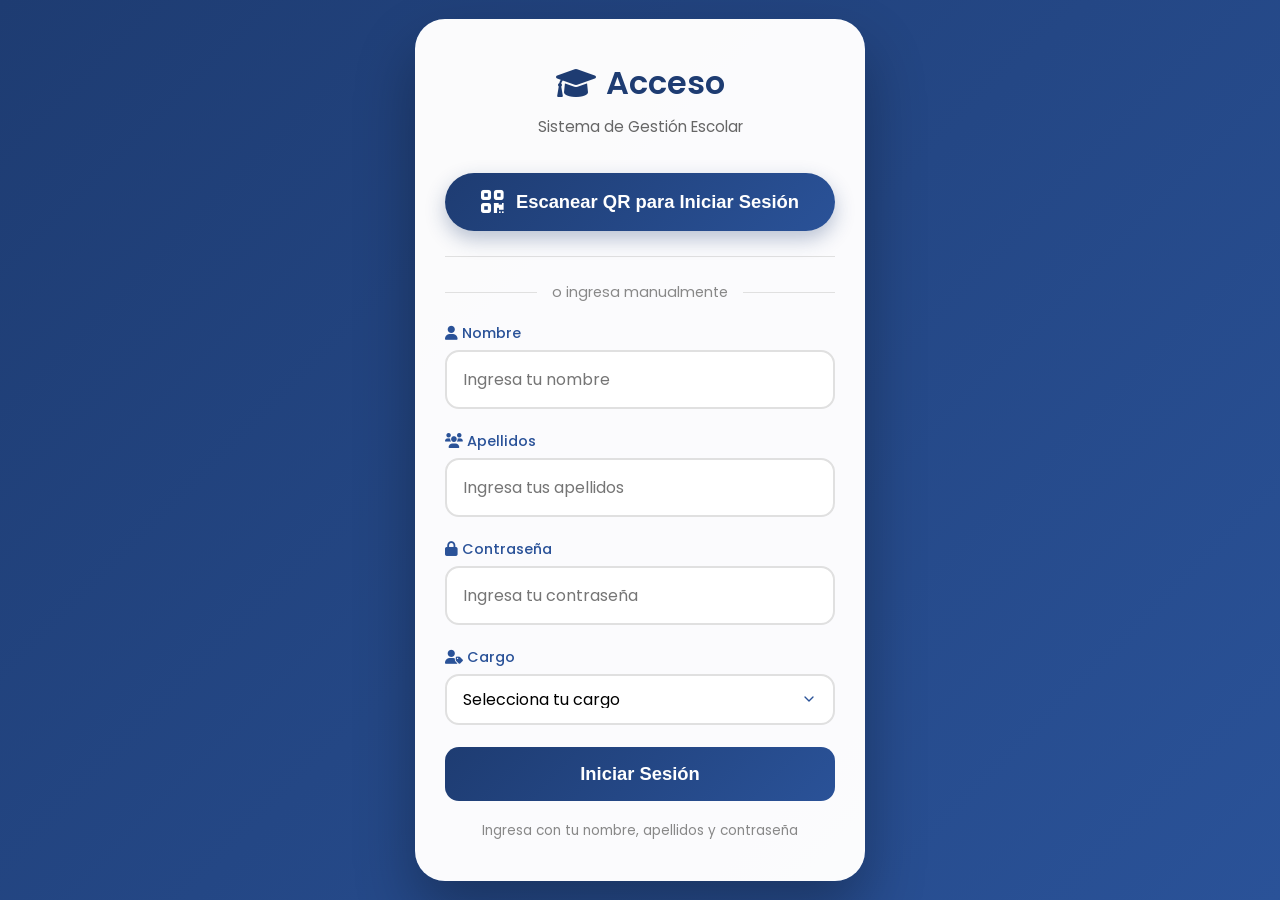
<file: frontend/index.html>
<!DOCTYPE html>
<html lang="es">
<head>
    <meta charset="UTF-8">
    <meta name="viewport" content="width=device-width, initial-scale=1.0">
    <title>Sistema Escolar - Redireccionando...</title>
    <style>
        body {
            font-family: 'Poppins', sans-serif;
            background: linear-gradient(135deg, #1e3c72 0%, #2a5298 100%);
            min-height: 100vh;
            display: flex;
            justify-content: center;
            align-items: center;
            margin: 0;
        }
        .loading-container {
            text-align: center;
            color: white;
        }
        .spinner {
            border: 4px solid rgba(255,255,255,0.3);
            border-radius: 50%;
            border-top: 4px solid white;
            width: 50px;
            height: 50px;
            animation: spin 1s linear infinite;
            margin: 0 auto 20px;
        }
        @keyframes spin {
            0% { transform: rotate(0deg); }
            100% { transform: rotate(360deg); }
        }
    </style>
</head>
<body>
    <div class="loading-container">
        <div class="spinner"></div>
        <p>Cargando sistema...</p>
    </div>

    <script>
        // CONFIGURACIÓN - CAMBIA ESTA URL POR LA DE TU BACKEND
        const BACKEND_URL = 'http://tuservidor.com/backend/api';

        async function verificarSesion() {
            try {
                const response = await fetch(`${BACKEND_URL}/check_session.php`, {
                    credentials: 'include'
                });
                const data = await response.json();
                
                if (data.logueado === true) {
                    window.location.href = 'pages/dashboard.html';
                } else {
                    window.location.href = 'login.html';
                }
            } catch (error) {
                console.log('Error al verificar sesión, redirigiendo a login');
                window.location.href = 'login.html';
            }
        }

        // Verificar sesión después de un breve delay
        setTimeout(verificarSesion, 500);
    </script>
</body>
</html>
</file>
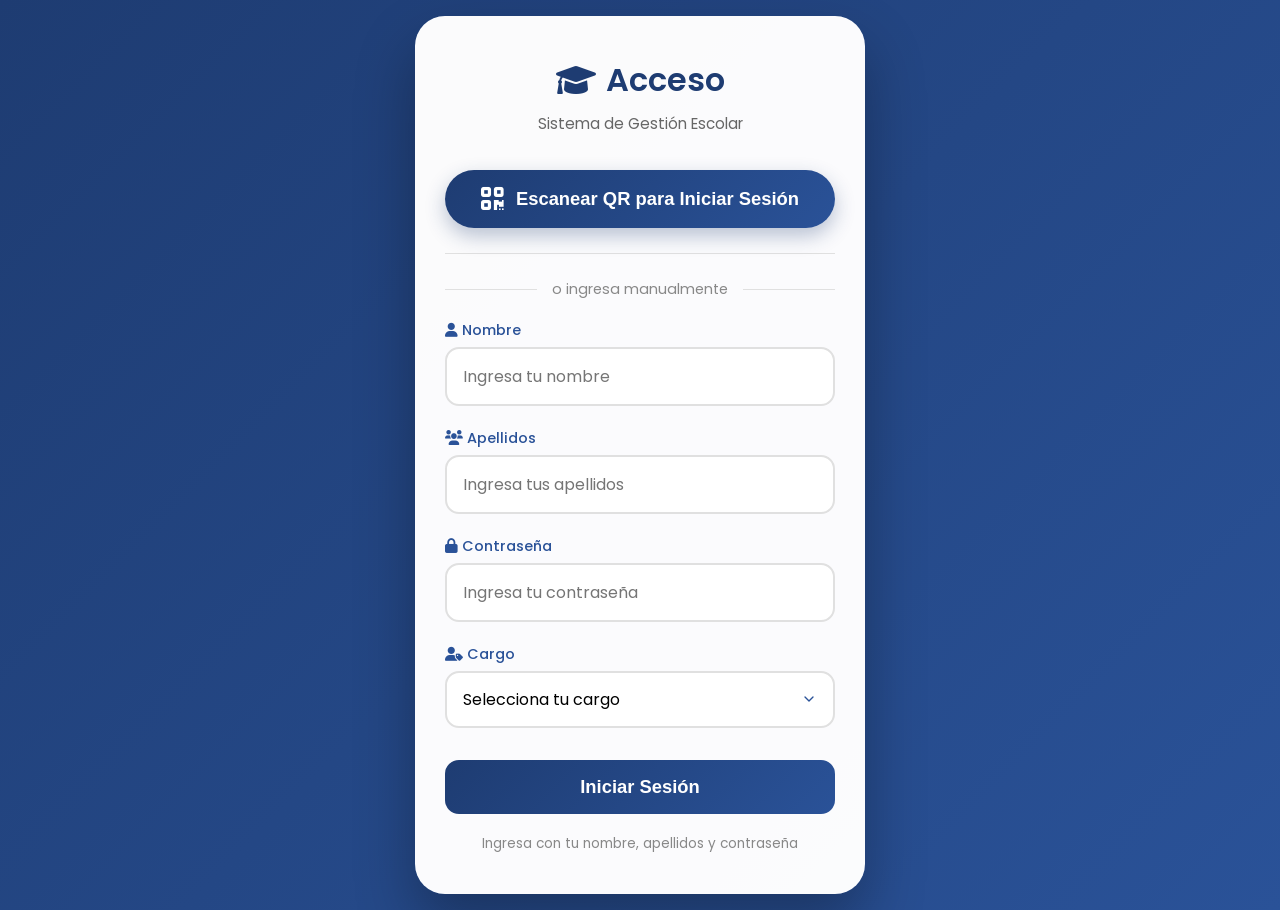
<file: frontend_clean/html/index.html>
<!DOCTYPE html>
<html lang="es">
<head>
    <meta charset="UTF-8">
    <meta name="viewport" content="width=device-width, initial-scale=1.0, maximum-scale=1.0, user-scalable=no, viewport-fit=cover">
    <meta name="theme-color" content="#1e3c72">
    <title>Login - Sistema Escolar</title>
    <link href="https://fonts.googleapis.com/css2?family=Poppins:wght@300;400;500;600;700&display=swap" rel="stylesheet">
    <link rel="stylesheet" href="https://cdnjs.cloudflare.com/ajax/libs/font-awesome/6.0.0/css/all.min.css">
    <link rel="stylesheet" href="../css/login.css">
</head>
<body>
    <div class="login-container">
        <div class="login-header">
            <h1><i class="fas fa-graduation-cap"></i> Acceso</h1>
            <p>Sistema de Gestión Escolar</p>
        </div>

        <div class="qr-login-section">
            <button class="btn-qr-login" onclick="window.location.href='../backend/api/escaner_qr_login.php'">
                <i class="fas fa-qrcode"></i>
                Escanear QR para Iniciar Sesión
            </button>
        </div>

        <div class="qr-divider"><span>o ingresa manualmente</span></div>

        <div class="error-message" id="errorMessage"></div>

        <form id="loginForm">
            <div class="form-group">
                <label><i class="fas fa-user"></i> Nombre</label>
                <input type="text" id="nombre" name="nombre" required placeholder="Ingresa tu nombre" autocomplete="off">
            </div>

            <div class="form-group">
                <label><i class="fas fa-users"></i> Apellidos</label>
                <input type="text" id="apellidos" name="apellidos" required placeholder="Ingresa tus apellidos" autocomplete="off">
            </div>

            <div class="form-group">
                <label><i class="fas fa-lock"></i> Contraseña</label>
                <input type="password" id="password" name="password" required placeholder="Ingresa tu contraseña">
            </div>

            <div class="form-group">
                <label><i class="fas fa-user-tag"></i> Cargo</label>
                <select id="cargo" name="cargo" required>
                    <option value="">Selecciona tu cargo</option>
                    <option value="directiva">Directiva</option>
                    <option value="oficial">Oficial</option>
                    <option value="profesor">Profesor</option>
                    <option value="estudiante">Estudiante</option>
                </select>
            </div>

            <button type="submit" class="btn-login">Iniciar Sesión</button>
        </form>

        <div class="info-note">Ingresa con tu nombre, apellidos y contraseña</div>
    </div>

    <script src="../js/login.js"></script>
</body>
</html>
</file>
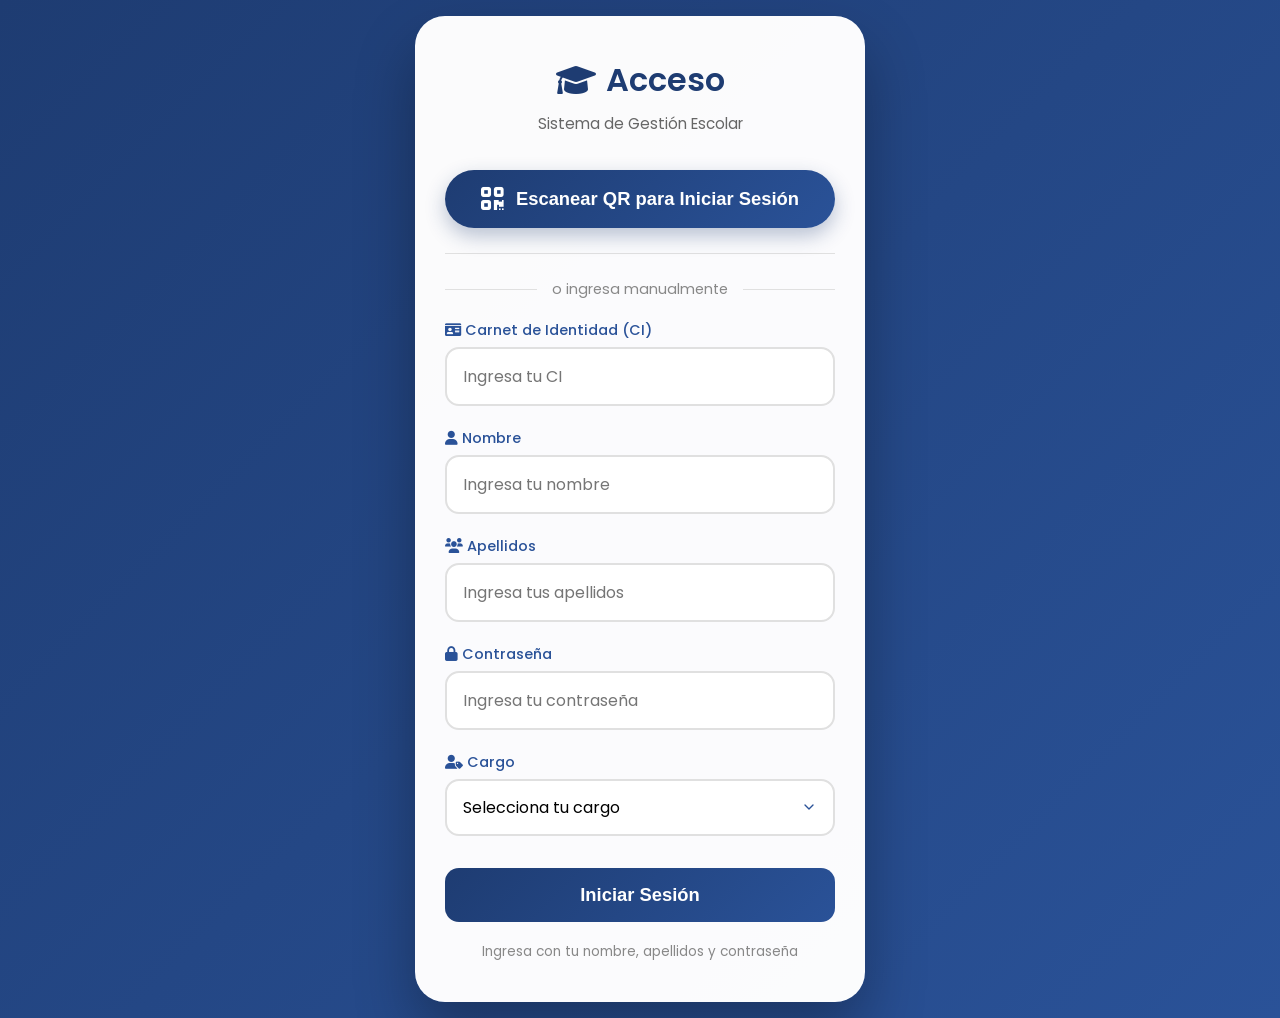
<file: frontend_final/html/index.html>
<!DOCTYPE html>
<html lang="es">
<head>
    <meta charset="UTF-8">
    <meta name="viewport" content="width=device-width, initial-scale=1.0, maximum-scale=1.0, user-scalable=no, viewport-fit=cover">
    <meta name="theme-color" content="#1e3c72">
    <title>Login - Sistema Escolar</title>
    <link href="https://fonts.googleapis.com/css2?family=Poppins:wght@300;400;500;600;700&display=swap" rel="stylesheet">
    <link rel="stylesheet" href="https://cdnjs.cloudflare.com/ajax/libs/font-awesome/6.0.0/css/all.min.css">
    <link rel="stylesheet" href="../css/login.css">
</head>
<body>
    <div class="login-container">
        <div class="login-header">
            <h1><i class="fas fa-graduation-cap"></i> Acceso</h1>
            <p>Sistema de Gestión Escolar</p>
        </div>

        <div class="qr-login-section">
            <button class="btn-qr-login" onclick="abrirEscanerQR()">
                <i class="fas fa-qrcode"></i>
                Escanear QR para Iniciar Sesión
            </button>
        </div>

        <div class="qr-divider"><span>o ingresa manualmente</span></div>

        <div class="error-message" id="errorMessage"></div>

        <form id="loginForm">
            <div class="form-group">
                <label><i class="fas fa-id-card"></i> Carnet de Identidad (CI)</label>
                <input type="text" id="ci" name="ci" required placeholder="Ingresa tu CI" autocomplete="off">
            </div>

            <div class="form-group">
                <label><i class="fas fa-user"></i> Nombre</label>
                <input type="text" id="nombre" name="nombre" required placeholder="Ingresa tu nombre" autocomplete="off">
            </div>

            <div class="form-group">
                <label><i class="fas fa-users"></i> Apellidos</label>
                <input type="text" id="apellidos" name="apellidos" required placeholder="Ingresa tus apellidos" autocomplete="off">
            </div>

            <div class="form-group">
                <label><i class="fas fa-lock"></i> Contraseña</label>
                <input type="password" id="password" name="password" required placeholder="Ingresa tu contraseña">
            </div>

            <div class="form-group">
                <label><i class="fas fa-user-tag"></i> Cargo</label>
                <select id="cargo" name="cargo" required>
                    <option value="">Selecciona tu cargo</option>
                    <option value="directiva">Directiva</option>
                    <option value="oficial">Oficial</option>
                    <option value="profesor">Profesor</option>
                    <option value="estudiante">Estudiante</option>
                </select>
            </div>

            <button type="submit" class="btn-login">Iniciar Sesión</button>
        </form>

        <div class="info-note">Ingresa con tu nombre, apellidos y contraseña</div>
    </div>

    <script src="../js/login.js"></script>
</body>
</html>
</file>
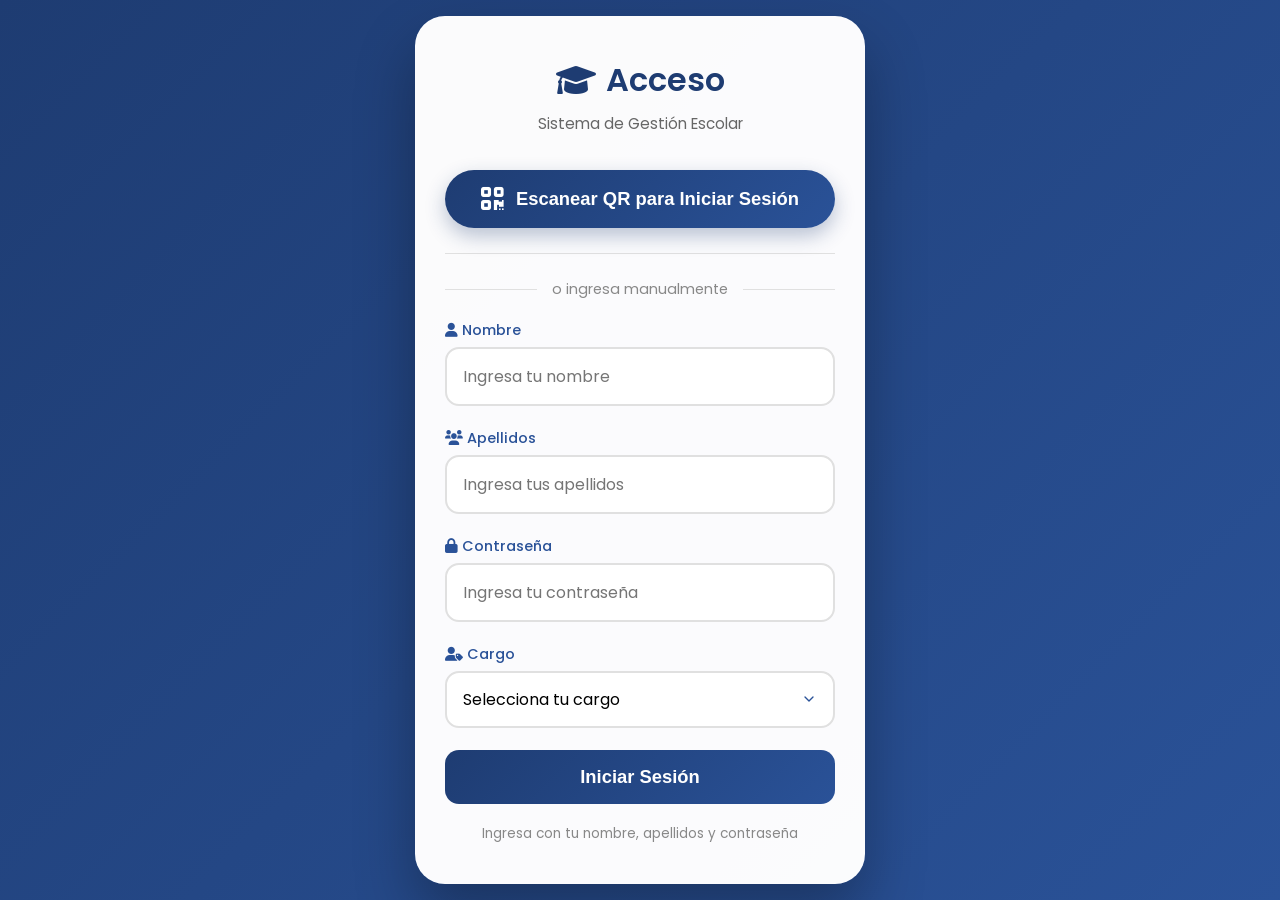
<file: frontend/login.html>
<!DOCTYPE html>
<html lang="es">
<head>
    <meta charset="UTF-8">
    <meta name="viewport" content="width=device-width, initial-scale=1.0, maximum-scale=1.0, user-scalable=no, viewport-fit=cover">
    <meta name="theme-color" content="#1e3c72">
    <title>Login - Sistema Escolar</title>
    <link href="https://fonts.googleapis.com/css2?family=Poppins:wght@300;400;500;600;700&display=swap" rel="stylesheet">
    <link rel="stylesheet" href="https://cdnjs.cloudflare.com/ajax/libs/font-awesome/6.0.0/css/all.min.css">
    <link rel="stylesheet" href="css/login_estilos.css">
</head>
<body>
    <div class="login-container">
        <div class="login-header">
            <h1>
                <i class="fas fa-graduation-cap"></i>
                Acceso
            </h1>
            <p>Sistema de Gestión Escolar</p>
        </div>

        <!-- Sección de Login con QR -->
        <div class="qr-login-section">
            <button class="btn-qr-login" onclick="window.location.href='pages/escaner_qr.html'">
                <i class="fas fa-qrcode"></i>
                Escanear QR para Iniciar Sesión
            </button>
        </div>

        <div class="qr-divider">
            <span>o ingresa manualmente</span>
        </div>

        <!-- Mensaje de error -->
        <div id="error-message" class="error-message" style="display: none;"></div>

        <!-- Formulario de login manual -->
        <form id="login-form">
            <div class="form-group">
                <label><i class="fas fa-user"></i> Nombre</label>
                <input type="text" id="nombre" name="nombre" required 
                       placeholder="Ingresa tu nombre" 
                       autocomplete="off">
            </div>

            <div class="form-group">
                <label><i class="fas fa-users"></i> Apellidos</label>
                <input type="text" id="apellidos" name="apellidos" required 
                       placeholder="Ingresa tus apellidos" 
                       autocomplete="off">
            </div>

            <div class="form-group">
                <label><i class="fas fa-lock"></i> Contraseña</label>
                <input type="password" id="password" name="password" required 
                       placeholder="Ingresa tu contraseña">
            </div>

            <div class="form-group">
                <label><i class="fas fa-user-tag"></i> Cargo</label>
                <select id="cargo" name="cargo" required>
                    <option value="">Selecciona tu cargo</option>
                    <option value="directiva">Directiva</option>
                    <option value="oficial">Oficial</option>
                    <option value="profesor">Profesor</option>
                    <option value="estudiante">Estudiante</option>
                </select>
            </div>

            <button type="submit" class="btn-login" id="btn-login">
                <span>Iniciar Sesión</span>
                <i class="fas fa-spinner fa-spin" style="display: none;"></i>
            </button>
        </form>

        <div class="info-note">
            Ingresa con tu nombre, apellidos y contraseña
        </div>
    </div>

    <script src="js/login.js"></script>
</body>
</html>
</file>
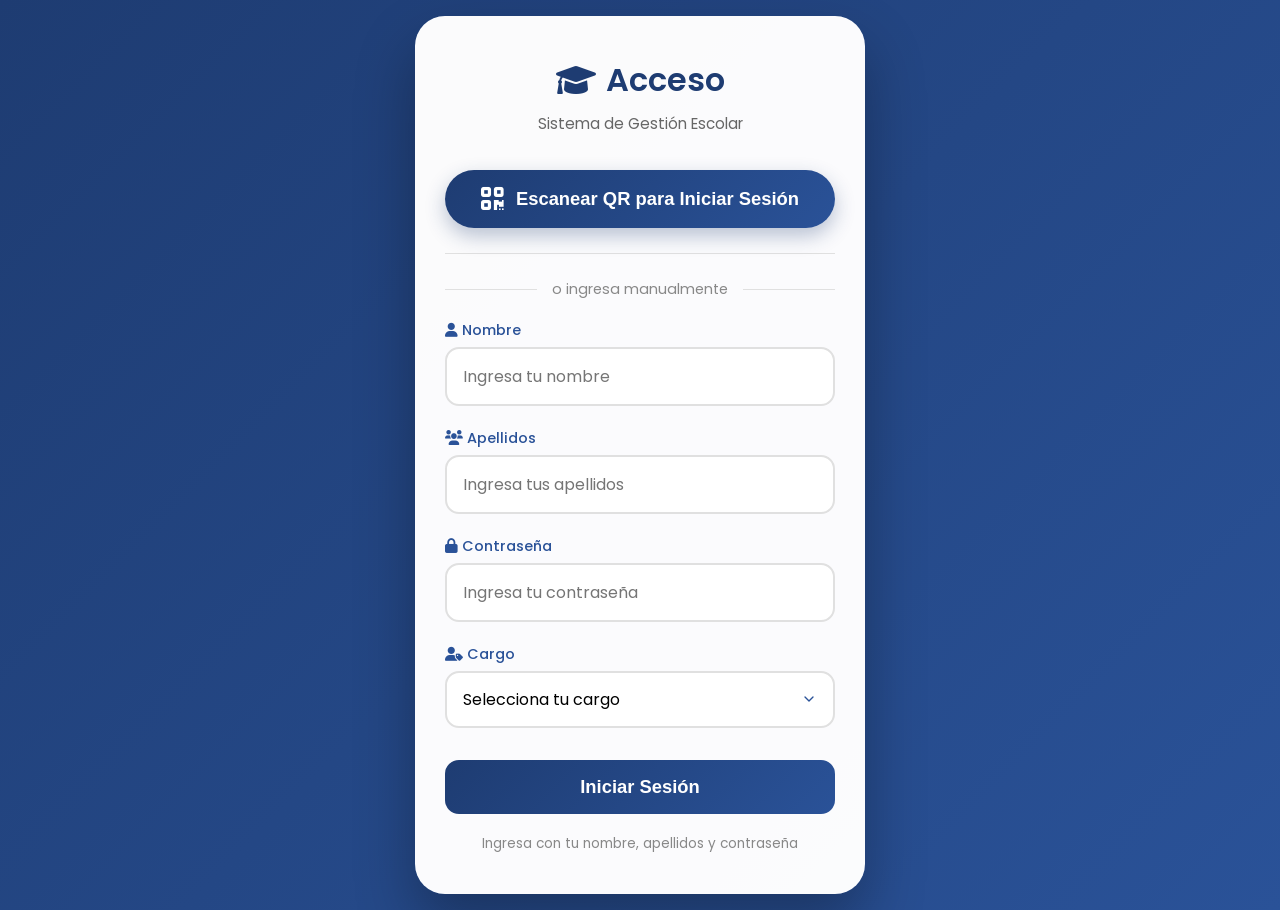
<file: frontend/pages/dashboard.html>
<!DOCTYPE html>
<html lang="es">
<head>
    <meta charset="UTF-8">
    <meta name="viewport" content="width=device-width, initial-scale=1.0, maximum-scale=1.0, user-scalable=no">
    <meta name="theme-color" content="#1e3c72">
    <title>Dashboard - Sistema Escolar</title>
    <link href="https://fonts.googleapis.com/css2?family=Poppins:wght@300;400;500;600;700&display=swap" rel="stylesheet">
    <link rel="stylesheet" href="https://cdnjs.cloudflare.com/ajax/libs/font-awesome/6.0.0/css/all.min.css">
    <style>
        * { margin: 0; padding: 0; box-sizing: border-box; }
        body {
            font-family: 'Poppins', sans-serif;
            background: #f5f7fa;
            min-height: 100vh;
        }
        
        /* Header */
        .header {
            background: linear-gradient(135deg, #1e3c72 0%, #2a5298 100%);
            color: white;
            padding: 20px;
            display: flex;
            justify-content: space-between;
            align-items: center;
            box-shadow: 0 2px 10px rgba(0,0,0,0.1);
        }
        .header h1 { font-size: 1.5em; font-weight: 600; }
        .user-info { display: flex; align-items: center; gap: 10px; }
        .user-avatar {
            width: 40px; height: 40px;
            background: rgba(255,255,255,0.2);
            border-radius: 50%;
            display: flex;
            align-items: center;
            justify-content: center;
            font-size: 1.2em;
        }
        
        /* Contenido principal */
        .main-content { padding: 20px; }
        
        /* Tarjetas de estadísticas */
        .stats-grid {
            display: grid;
            grid-template-columns: repeat(auto-fit, minmax(150px, 1fr));
            gap: 15px;
            margin-bottom: 20px;
        }
        .stat-card {
            background: white;
            padding: 20px;
            border-radius: 16px;
            box-shadow: 0 2px 8px rgba(0,0,0,0.08);
            text-align: center;
        }
        .stat-icon {
            width: 50px; height: 50px;
            background: linear-gradient(135deg, #1e3c72 0%, #2a5298 100%);
            border-radius: 12px;
            display: flex;
            align-items: center;
            justify-content: center;
            margin: 0 auto 10px;
            color: white;
            font-size: 1.5em;
        }
        .stat-value { font-size: 1.8em; font-weight: 700; color: #1e3c72; }
        .stat-label { font-size: 0.85em; color: #666; }
        
        /* Secciones */
        .section {
            background: white;
            border-radius: 16px;
            padding: 20px;
            margin-bottom: 20px;
            box-shadow: 0 2px 8px rgba(0,0,0,0.08);
        }
        .section-title {
            font-size: 1.2em;
            font-weight: 600;
            color: #1e3c72;
            margin-bottom: 15px;
            display: flex;
            align-items: center;
            gap: 10px;
        }
        
        /* Botón logout */
        .btn-logout {
            background: rgba(255,255,255,0.2);
            border: none;
            color: white;
            padding: 8px 16px;
            border-radius: 8px;
            cursor: pointer;
            font-size: 0.9em;
            transition: background 0.2s;
        }
        .btn-logout:hover { background: rgba(255,255,255,0.3); }
        
        /* Mensaje de bienvenida */
        .welcome-message {
            background: linear-gradient(135deg, #1e3c72 0%, #2a5298 100%);
            color: white;
            padding: 20px;
            border-radius: 16px;
            margin-bottom: 20px;
        }
        .welcome-message h2 { font-size: 1.5em; margin-bottom: 5px; }
        .welcome-message p { opacity: 0.9; }
        
        /* Lista de actividades */
        .activity-list { list-style: none; }
        .activity-item {
            padding: 15px 0;
            border-bottom: 1px solid #eee;
            display: flex;
            align-items: center;
            gap: 15px;
        }
        .activity-item:last-child { border-bottom: none; }
        .activity-icon {
            width: 40px; height: 40px;
            background: #f0f4ff;
            border-radius: 10px;
            display: flex;
            align-items: center;
            justify-content: center;
            color: #1e3c72;
        }
        .activity-info { flex: 1; }
        .activity-title { font-weight: 500; color: #333; }
        .activity-date { font-size: 0.8em; color: #888; }
        
        /* Loading */
        .loading {
            display: flex;
            justify-content: center;
            align-items: center;
            padding: 40px;
        }
        .spinner {
            width: 40px; height: 40px;
            border: 4px solid #f3f3f3;
            border-top: 4px solid #1e3c72;
            border-radius: 50%;
            animation: spin 1s linear infinite;
        }
        @keyframes spin { 0% { transform: rotate(0deg); } 100% { transform: rotate(360deg); } }
    </style>
</head>
<body>
    <!-- Header -->
    <div class="header">
        <h1><i class="fas fa-graduation-cap"></i> Dashboard</h1>
        <div class="user-info">
            <span id="user-name">Usuario</span>
            <div class="user-avatar"><i class="fas fa-user"></i></div>
            <button class="btn-logout" onclick="logout()">
                <i class="fas fa-sign-out-alt"></i>
            </button>
        </div>
    </div>

    <!-- Contenido principal -->
    <div class="main-content">
        <!-- Mensaje de bienvenida -->
        <div class="welcome-message">
            <h2 id="welcome-title">Bienvenido</h2>
            <p id="welcome-subtitle">Sistema de Gestión Escolar</p>
        </div>

        <!-- Estadísticas -->
        <div class="stats-grid">
            <div class="stat-card">
                <div class="stat-icon"><i class="fas fa-book"></i></div>
                <div class="stat-value" id="stat-actividades">0</div>
                <div class="stat-label">Actividades</div>
            </div>
            <div class="stat-card">
                <div class="stat-icon"><i class="fas fa-check-circle"></i></div>
                <div class="stat-value" id="stat-completadas">0</div>
                <div class="stat-label">Completadas</div>
            </div>
            <div class="stat-card">
                <div class="stat-icon"><i class="fas fa-clock"></i></div>
                <div class="stat-value" id="stat-pendientes">0</div>
                <div class="stat-label">Pendientes</div>
            </div>
        </div>

        <!-- Actividades recientes -->
        <div class="section">
            <div class="section-title">
                <i class="fas fa-list"></i>
                Actividades Recientes
            </div>
            <div class="loading" id="loading-activities">
                <div class="spinner"></div>
            </div>
            <ul class="activity-list" id="activity-list">
                <!-- Las actividades se cargarán dinámicamente -->
            </ul>
        </div>
    </div>

    <script>
        // Verificar sesión al cargar
        document.addEventListener('DOMContentLoaded', function() {
            const logueado = localStorage.getItem('logueado');
            
            if (logueado !== 'true') {
                window.location.href = 'login.html';
                return;
            }
            
            // Cargar información del usuario
            const nombre = localStorage.getItem('usuario_nombre') || 'Usuario';
            const cargo = localStorage.getItem('usuario_cargo') || '';
            
            document.getElementById('user-name').textContent = nombre;
            document.getElementById('welcome-title').textContent = 'Hola, ' + nombre;
            document.getElementById('welcome-subtitle').textContent = cargo ? cargo.charAt(0).toUpperCase() + cargo.slice(1) : 'Sistema de Gestión Escolar';
            
            // Cargar datos del dashboard
            cargarDashboard();
        });
        
        async function cargarDashboard() {
            try {
                // Intentar cargar datos del backend
                const response = await fetch('../backend/api/check_session.php');
                if (response.ok) {
                    const data = await response.json();
                    actualizarDashboard(data);
                } else {
                    // Si no hay sesión en el backend, mostrar datos básicos
                    mostrarDatosBasicos();
                }
            } catch (error) {
                console.error('Error cargando dashboard:', error);
                mostrarDatosBasicos();
            }
        }
        
        function mostrarDatosBasicos() {
            // Mostrar estadísticas básicas
            document.getElementById('stat-actividades').textContent = '0';
            document.getElementById('stat-completadas').textContent = '0';
            document.getElementById('stat-pendientes').textContent = '0';
            
            document.getElementById('loading-activities').style.display = 'none';
            document.getElementById('activity-list').innerHTML = '<li class="activity-item"><div class="activity-info"><div class="activity-title">No hay actividades recientes</div></div></li>';
        }
        
        function actualizarDashboard(data) {
            // Actualizar estadísticas con datos del backend
            if (data.actividades) {
                document.getElementById('stat-actividades').textContent = data.actividades.total || 0;
                document.getElementById('stat-completadas').textContent = data.actividades.completadas || 0;
                document.getElementById('stat-pendientes').textContent = data.actividades.pendientes || 0;
            }
            
            // Actualizar lista de actividades
            const activityList = document.getElementById('activity-list');
            document.getElementById('loading-activities').style.display = 'none';
            
            if (data.actividades_recientes && data.actividades_recientes.length > 0) {
                activityList.innerHTML = data.actividades_recientes.map(act => `
                    <li class="activity-item">
                        <div class="activity-icon"><i class="fas fa-file-alt"></i></div>
                        <div class="activity-info">
                            <div class="activity-title">${act.titulo || 'Actividad'}</div>
                            <div class="activity-date">${act.fecha || ''}</div>
                        </div>
                    </li>
                `).join('');
            } else {
                activityList.innerHTML = '<li class="activity-item"><div class="activity-info"><div class="activity-title">No hay actividades recientes</div></div></li>';
            }
        }
        
        function logout() {
            localStorage.removeItem('logueado');
            localStorage.removeItem('usuario_nombre');
            localStorage.removeItem('usuario_cargo');
            window.location.href = '../frontend/index.html';
        }
    </script>
</body>
</html>
</file>
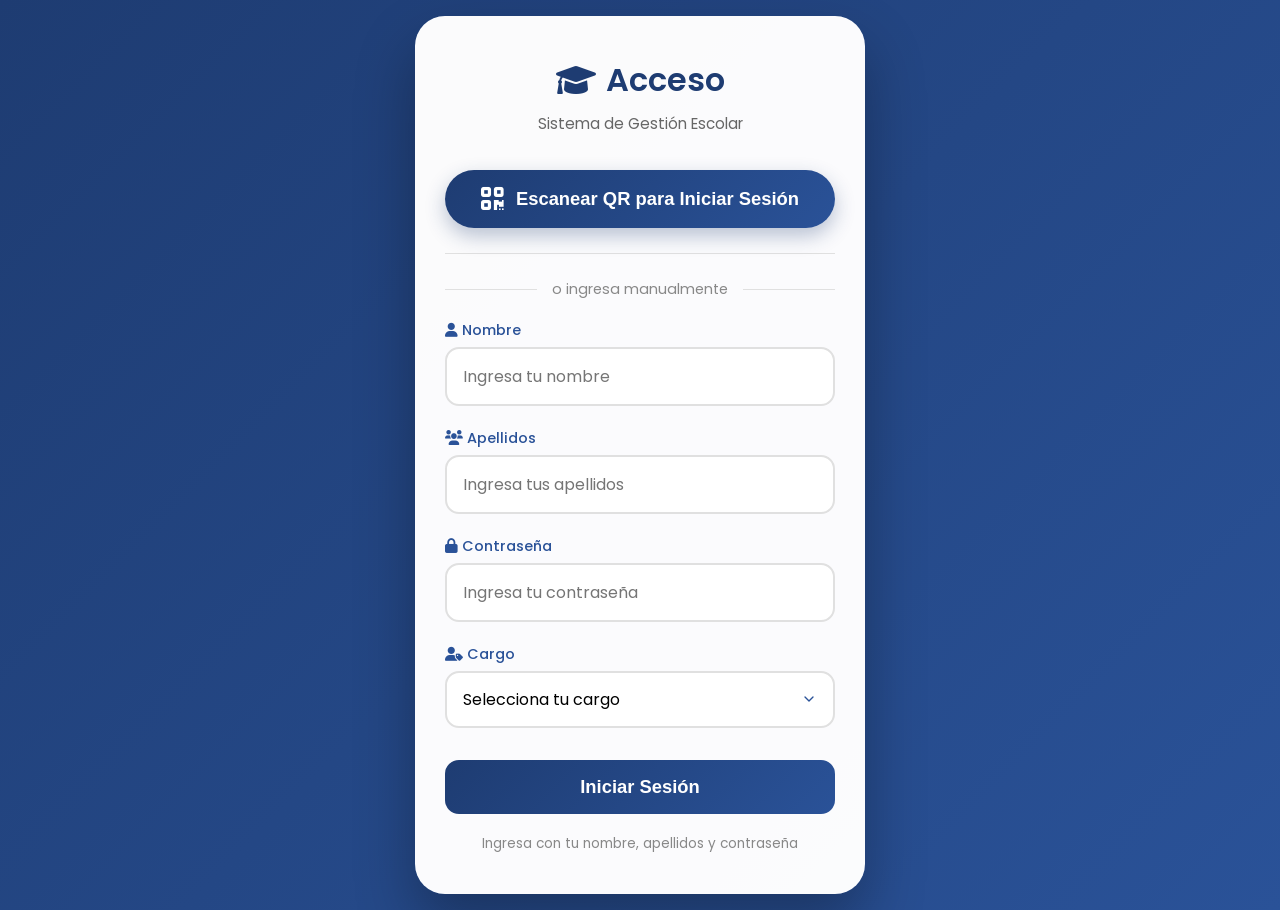
<file: frontend/pages/login.html>
<!DOCTYPE html>
<html lang="es">
<head>
    <meta charset="UTF-8">
    <meta name="viewport" content="width=device-width, initial-scale=1.0, maximum-scale=1.0, user-scalable=no, viewport-fit=cover">
    <meta name="theme-color" content="#1e3c72">
    <title>Login - Sistema Escolar</title>
    <link href="https://fonts.googleapis.com/css2?family=Poppins:wght@300;400;500;600;700&display=swap" rel="stylesheet">
    <link rel="stylesheet" href="https://cdnjs.cloudflare.com/ajax/libs/font-awesome/6.0.0/css/all.min.css">
    <style>
        * { margin: 0; padding: 0; box-sizing: border-box; }
        body {
            font-family: 'Poppins', sans-serif;
            background: linear-gradient(135deg, #1e3c72 0%, #2a5298 100%);
            min-height: 100vh;
            display: flex;
            justify-content: center;
            align-items: center;
            padding: 16px;
        }
        .login-container {
            background: rgba(255, 255, 255, 0.98);
            border-radius: 30px;
            box-shadow: 0 30px 60px rgba(0, 0, 0, 0.3);
            padding: 40px 30px;
            width: 100%;
            max-width: 450px;
            animation: slideUp 0.5s ease-out;
        }
        @keyframes slideUp { 
            from { opacity: 0; transform: translateY(30px); } 
            to { opacity: 1; transform: translateY(0); } 
        }
        .login-header { 
            text-align: center; 
            margin-bottom: 35px; 
        }
        .login-header h1 { 
            color: #1e3c72; 
            font-size: 2em; 
            font-weight: 600; 
            margin-bottom: 8px; 
            display: flex; 
            align-items: center; 
            justify-content: center; 
            gap: 10px; 
        }
        .login-header p { 
            color: #666; 
            font-size: 0.95em; 
        }
        
        /* Sección QR */
        .qr-login-section { 
            text-align: center; 
            margin-bottom: 25px; 
            padding-bottom: 25px; 
            border-bottom: 1px solid #e0e0e0; 
        }
        .btn-qr-login {
            background: linear-gradient(135deg, #1e3c72 0%, #2a5298 100%);
            color: white;
            border: none;
            padding: 16px 25px;
            border-radius: 50px;
            font-size: 1.15em;
            font-weight: 600;
            display: flex;
            align-items: center;
            justify-content: center;
            gap: 12px;
            cursor: pointer;
            width: 100%;
            box-shadow: 0 8px 20px rgba(30, 60, 114, 0.3);
            transition: all 0.2s ease;
        }
        .btn-qr-login i { font-size: 1.4em; }
        .btn-qr-login:active { 
            transform: scale(0.97); 
            box-shadow: 0 4px 12px rgba(30, 60, 114, 0.2); 
        }
        
        /* Divisor */
        .qr-divider { 
            display: flex; 
            align-items: center; 
            justify-content: center; 
            margin: 20px 0; 
            color: #888; 
            font-size: 0.9em; 
        }
        .qr-divider::before, .qr-divider::after { 
            content: ''; 
            flex: 1; 
            height: 1px; 
            background: #e0e0e0; 
        }
        .qr-divider span { padding: 0 15px; }
        
        /* Formulario */
        .form-group { margin-bottom: 22px; }
        .form-group label {
            display: block;
            color: #2a5298;
            font-size: 0.9em;
            font-weight: 500;
            margin-bottom: 6px;
        }
        .form-group input, .form-group select {
            width: 100%;
            padding: 15px 16px;
            font-size: 1em;
            border: 2px solid #e0e0e0;
            border-radius: 14px;
            background: white;
            font-family: 'Poppins', sans-serif;
        }
        .form-group select {
            background-image: url("data:image/svg+xml,%3Csvg xmlns='http://www.w3.org/2000/svg' width='16' height='16' viewBox='0 0 24 24' fill='none' stroke='%232a5298' stroke-width='2' stroke-linecap='round' stroke-linejoin='round'%3E%3Cpolyline points='6 9 12 15 18 9'%3E%3C/polyline%3E%3C/svg%3E");
            background-repeat: no-repeat;
            background-position: right 16px center;
            background-size: 16px;
            padding-right: 45px;
            -webkit-appearance: none;
            appearance: none;
        }
        .form-group input:focus, .form-group select:focus { 
            outline: none; 
            border-color: #2a5298; 
            box-shadow: 0 0 0 3px rgba(42, 82, 152, 0.1); 
        }
        
        /* Mensaje de error */
        .error-message {
            background: #fee2e2;
            color: #991b1b;
            padding: 14px 16px;
            border-radius: 14px;
            margin-bottom: 25px;
            font-size: 0.95em;
            display: none;
            border-left: 4px solid #dc2626;
            animation: shake 0.5s ease;
        }
        @keyframes shake {
            0%, 100% { transform: translateX(0); }
            25% { transform: translateX(-5px); }
            75% { transform: translateX(5px); }
        }
        
        /* Botón login */
        .btn-login {
            width: 100%;
            padding: 16px;
            font-size: 1.15em;
            font-weight: 600;
            color: white;
            background: linear-gradient(135deg, #1e3c72 0%, #2a5298 100%);
            border: none;
            border-radius: 14px;
            cursor: pointer;
            margin-top: 10px;
            -webkit-tap-highlight-color: transparent;
            transition: all 0.2s ease;
        }
        .btn-login:active { transform: scale(0.98); }
        
        /* Nota informativa */
        .info-note { 
            margin-top: 20px; 
            text-align: center; 
            color: #888; 
            font-size: 0.85em; 
        }
    </style>
</head>
<body>
    <div class="login-container">
        <div class="login-header">
            <h1>
                <i class="fas fa-graduation-cap"></i>
                Acceso
            </h1>
            <p>Sistema de Gestión Escolar</p>
        </div>

        <!-- Sección de Login con QR -->
        <div class="qr-login-section">
            <button class="btn-qr-login" onclick="window.location.href='../backend/api/escaner_qr_login.php'">
                <i class="fas fa-qrcode"></i>
                Escanear QR para Iniciar Sesión
            </button>
        </div>

        <div class="qr-divider">
            <span>o ingresa manualmente</span>
        </div>

        <!-- Mensaje de error -->
        <div id="error-message" class="error-message"></div>

        <!-- Formulario de login manual -->
        <form id="login-form" onsubmit="handleLogin(event)">
            <div class="form-group">
                <label><i class="fas fa-user"></i> Nombre</label>
                <input type="text" id="nombre" name="nombre" required 
                       placeholder="Ingresa tu nombre" 
                       autocomplete="off">
            </div>

            <div class="form-group">
                <label><i class="fas fa-users"></i> Apellidos</label>
                <input type="text" id="apellidos" name="apellidos" required 
                       placeholder="Ingresa tus apellidos" 
                       autocomplete="off">
            </div>

            <div class="form-group">
                <label><i class="fas fa-lock"></i> Contraseña</label>
                <input type="password" id="password" name="password" required 
                       placeholder="Ingresa tu contraseña">
            </div>

            <div class="form-group">
                <label><i class="fas fa-user-tag"></i> Cargo</label>
                <select id="cargo" name="cargo" required>
                    <option value="">Selecciona tu cargo</option>
                    <option value="directiva">Directiva</option>
                    <option value="oficial">Oficial</option>
                    <option value="profesor">Profesor</option>
                    <option value="estudiante">Estudiante</option>
                </select>
            </div>

            <button type="submit" class="btn-login">Iniciar Sesión</button>
        </form>

        <div class="info-note">
            Ingresa con tu nombre, apellidos y contraseña
        </div>
    </div>

    <script>
        async function handleLogin(event) {
            event.preventDefault();
            
            const nombre = document.getElementById('nombre').value.trim().toUpperCase();
            const apellidos = document.getElementById('apellidos').value.trim().toUpperCase();
            const password = document.getElementById('password').value;
            const cargo = document.getElementById('cargo').value;
            
            const errorMessage = document.getElementById('error-message');
            errorMessage.style.display = 'none';
            
            try {
                const response = await fetch('../backend/api/login_procesar.php', {
                    method: 'POST',
                    headers: {
                        'Content-Type': 'application/x-www-form-urlencoded',
                    },
                    body: new URLSearchParams({
                        nombre: nombre,
                        apellidos: apellidos,
                        password: password,
                        cargo: cargo
                    })
                });
                
                // Verificar si el login fue exitoso
                if (response.ok) {
                    // Guardar sesión en localStorage
                    localStorage.setItem('logueado', 'true');
                    localStorage.setItem('usuario_nombre', nombre);
                    localStorage.setItem('usuario_cargo', cargo);
                    
                    // Redirigir al dashboard
                    window.location.href = 'dashboard.html';
                } else {
                    errorMessage.textContent = 'Error en el inicio de sesión';
                    errorMessage.style.display = 'block';
                }
            } catch (error) {
                errorMessage.textContent = 'Error de conexión. Intente nuevamente.';
                errorMessage.style.display = 'block';
            }
        }
    </script>
</body>
</html>
</file>
<file: frontend_clean/css/login.css>
* { margin: 0; padding: 0; box-sizing: border-box; }
body {
    font-family: 'Poppins', sans-serif;
    background: linear-gradient(135deg, #1e3c72 0%, #2a5298 100%);
    min-height: 100vh;
    display: flex;
    justify-content: center;
    align-items: center;
    padding: 16px;
}
.login-container {
    background: rgba(255, 255, 255, 0.98);
    border-radius: 30px;
    box-shadow: 0 30px 60px rgba(0, 0, 0, 0.3);
    padding: 40px 30px;
    width: 100%;
    max-width: 450px;
    animation: slideUp 0.5s ease-out;
}
@keyframes slideUp { 
    from { opacity: 0; transform: translateY(30px); } 
    to { opacity: 1; transform: translateY(0); } 
}
.login-header { text-align: center; margin-bottom: 35px; }
.login-header h1 { 
    color: #1e3c72; 
    font-size: 2em; 
    font-weight: 600; 
    margin-bottom: 8px; 
    display: flex; 
    align-items: center; 
    justify-content: center; 
    gap: 10px; 
}
.login-header p { color: #666; font-size: 0.95em; }

.qr-login-section { 
    text-align: center; 
    margin-bottom: 25px; 
    padding-bottom: 25px; 
    border-bottom: 1px solid #e0e0e0; 
}
.btn-qr-login {
    background: linear-gradient(135deg, #1e3c72 0%, #2a5298 100%);
    color: white;
    border: none;
    padding: 16px 25px;
    border-radius: 50px;
    font-size: 1.15em;
    font-weight: 600;
    display: flex;
    align-items: center;
    justify-content: center;
    gap: 12px;
    cursor: pointer;
    width: 100%;
    box-shadow: 0 8px 20px rgba(30, 60, 114, 0.3);
    transition: all 0.2s ease;
}
.btn-qr-login i { font-size: 1.4em; }
.btn-qr-login:active { 
    transform: scale(0.97); 
    box-shadow: 0 4px 12px rgba(30, 60, 114, 0.2); 
}

.qr-divider { 
    display: flex; 
    align-items: center; 
    justify-content: center; 
    margin: 20px 0; 
    color: #888; 
    font-size: 0.9em; 
}
.qr-divider::before, .qr-divider::after { 
    content: ''; 
    flex: 1; 
    height: 1px; 
    background: #e0e0e0; 
}
.qr-divider span { padding: 0 15px; }

.form-group { margin-bottom: 22px; }
.form-group label {
    display: block;
    color: #2a5298;
    font-size: 0.9em;
    font-weight: 500;
    margin-bottom: 6px;
}
.form-group input, .form-group select {
    width: 100%;
    padding: 15px 16px;
    font-size: 1em;
    border: 2px solid #e0e0e0;
    border-radius: 14px;
    background: white;
    font-family: 'Poppins', sans-serif;
}
.form-group select {
    background-image: url("data:image/svg+xml,%3Csvg xmlns='http://www.w3.org/2000/svg' width='16' height='16' viewBox='0 0 24 24' fill='none' stroke='%232a5298' stroke-width='2' stroke-linecap='round' stroke-linejoin='round'%3E%3Cpolyline points='6 9 12 15 18 9'%3E%3C/polyline%3E%3C/svg%3E");
    background-repeat: no-repeat;
    background-position: right 16px center;
    background-size: 16px;
    padding-right: 45px;
    -webkit-appearance: none;
    appearance: none;
}
.form-group input:focus, .form-group select:focus { 
    outline: none; 
    border-color: #2a5298; 
    box-shadow: 0 0 0 3px rgba(42, 82, 152, 0.1); 
}

.error-message {
    background: #fee2e2;
    color: #991b1b;
    padding: 14px 16px;
    border-radius: 14px;
    margin-bottom: 25px;
    font-size: 0.95em;
    display: none;
    border-left: 4px solid #dc2626;
    animation: shake 0.5s ease;
}
@keyframes shake {
    0%, 100% { transform: translateX(0); }
    25% { transform: translateX(-5px); }
    75% { transform: translateX(5px); }
}

.btn-login {
    width: 100%;
    padding: 16px;
    font-size: 1.15em;
    font-weight: 600;
    color: white;
    background: linear-gradient(135deg, #1e3c72 0%, #2a5298 100%);
    border: none;
    border-radius: 14px;
    cursor: pointer;
    margin-top: 10px;
    -webkit-tap-highlight-color: transparent;
    transition: all 0.2s ease;
}
.btn-login:active { transform: scale(0.98); }
.btn-login:disabled { opacity: 0.7; cursor: not-allowed; }

.info-note { 
    margin-top: 20px; 
    text-align: center; 
    color: #888; 
    font-size: 0.85em; 
}
</file>
<file: frontend_final/css/login.css>
* { margin: 0; padding: 0; box-sizing: border-box; }
body {
    font-family: 'Poppins', sans-serif;
    background: linear-gradient(135deg, #1e3c72 0%, #2a5298 100%);
    min-height: 100vh;
    display: flex;
    justify-content: center;
    align-items: center;
    padding: 16px;
}
.login-container {
    background: rgba(255, 255, 255, 0.98);
    border-radius: 30px;
    box-shadow: 0 30px 60px rgba(0, 0, 0, 0.3);
    padding: 40px 30px;
    width: 100%;
    max-width: 450px;
    animation: slideUp 0.5s ease-out;
}
@keyframes slideUp { 
    from { opacity: 0; transform: translateY(30px); } 
    to { opacity: 1; transform: translateY(0); } 
}
.login-header { text-align: center; margin-bottom: 35px; }
.login-header h1 { 
    color: #1e3c72; 
    font-size: 2em; 
    font-weight: 600; 
    margin-bottom: 8px; 
    display: flex; 
    align-items: center; 
    justify-content: center; 
    gap: 10px; 
}
.login-header p { color: #666; font-size: 0.95em; }

.qr-login-section { 
    text-align: center; 
    margin-bottom: 25px; 
    padding-bottom: 25px; 
    border-bottom: 1px solid #e0e0e0; 
}
.btn-qr-login {
    background: linear-gradient(135deg, #1e3c72 0%, #2a5298 100%);
    color: white;
    border: none;
    padding: 16px 25px;
    border-radius: 50px;
    font-size: 1.15em;
    font-weight: 600;
    display: flex;
    align-items: center;
    justify-content: center;
    gap: 12px;
    cursor: pointer;
    width: 100%;
    box-shadow: 0 8px 20px rgba(30, 60, 114, 0.3);
    transition: all 0.2s ease;
}
.btn-qr-login i { font-size: 1.4em; }
.btn-qr-login:active { 
    transform: scale(0.97); 
    box-shadow: 0 4px 12px rgba(30, 60, 114, 0.2); 
}

.qr-divider { 
    display: flex; 
    align-items: center; 
    justify-content: center; 
    margin: 20px 0; 
    color: #888; 
    font-size: 0.9em; 
}
.qr-divider::before, .qr-divider::after { 
    content: ''; 
    flex: 1; 
    height: 1px; 
    background: #e0e0e0; 
}
.qr-divider span { padding: 0 15px; }

.form-group { margin-bottom: 22px; }
.form-group label {
    display: block;
    color: #2a5298;
    font-size: 0.9em;
    font-weight: 500;
    margin-bottom: 6px;
}
.form-group input, .form-group select {
    width: 100%;
    padding: 15px 16px;
    font-size: 1em;
    border: 2px solid #e0e0e0;
    border-radius: 14px;
    background: white;
    font-family: 'Poppins', sans-serif;
}
.form-group select {
    background-image: url("data:image/svg+xml,%3Csvg xmlns='http://www.w3.org/2000/svg' width='16' height='16' viewBox='0 0 24 24' fill='none' stroke='%232a5298' stroke-width='2' stroke-linecap='round' stroke-linejoin='round'%3E%3Cpolyline points='6 9 12 15 18 9'%3E%3C/polyline%3E%3C/svg%3E");
    background-repeat: no-repeat;
    background-position: right 16px center;
    background-size: 16px;
    padding-right: 45px;
    -webkit-appearance: none;
    appearance: none;
}
.form-group input:focus, .form-group select:focus { 
    outline: none; 
    border-color: #2a5298; 
    box-shadow: 0 0 0 3px rgba(42, 82, 152, 0.1); 
}

.error-message {
    background: #fee2e2;
    color: #991b1b;
    padding: 14px 16px;
    border-radius: 14px;
    margin-bottom: 25px;
    font-size: 0.95em;
    display: none;
    border-left: 4px solid #dc2626;
    animation: shake 0.5s ease;
}
@keyframes shake {
    0%, 100% { transform: translateX(0); }
    25% { transform: translateX(-5px); }
    75% { transform: translateX(5px); }
}

.btn-login {
    width: 100%;
    padding: 16px;
    font-size: 1.15em;
    font-weight: 600;
    color: white;
    background: linear-gradient(135deg, #1e3c72 0%, #2a5298 100%);
    border: none;
    border-radius: 14px;
    cursor: pointer;
    margin-top: 10px;
    -webkit-tap-highlight-color: transparent;
    transition: all 0.2s ease;
}
.btn-login:active { transform: scale(0.98); }
.btn-login:disabled { opacity: 0.7; cursor: not-allowed; }

.info-note { 
    margin-top: 20px; 
    text-align: center; 
    color: #888; 
    font-size: 0.85em; 
}
</file>
<file: frontend/css/login_estilos.css>
* { margin: 0; padding: 0; box-sizing: border-box; }
body {
    font-family: 'Poppins', sans-serif;
    background: linear-gradient(135deg, #1e3c72 0%, #2a5298 100%);
    min-height: 100vh;
    display: flex;
    justify-content: center;
    align-items: center;
    padding: 16px;
}
.login-container {
    background: rgba(255, 255, 255, 0.98);
    border-radius: 30px;
    box-shadow: 0 30px 60px rgba(0, 0, 0, 0.3);
    padding: 40px 30px;
    width: 100%;
    max-width: 450px;
    animation: slideUp 0.5s ease-out;
}
@keyframes slideUp { 
    from { opacity: 0; transform: translateY(30px); } 
    to { opacity: 1; transform: translateY(0); } 
}
.login-header { 
    text-align: center; 
    margin-bottom: 35px; 
}
.login-header h1 { 
    color: #1e3c72; 
    font-size: 2em; 
    font-weight: 600; 
    margin-bottom: 8px; 
    display: flex; 
    align-items: center; 
    justify-content: center; 
    gap: 10px; 
}
.login-header p { 
    color: #666; 
    font-size: 0.95em; 
}

/* Sección QR */
.qr-login-section { 
    text-align: center; 
    margin-bottom: 25px; 
    padding-bottom: 25px; 
    border-bottom: 1px solid #e0e0e0; 
}
.btn-qr-login {
    background: linear-gradient(135deg, #1e3c72 0%, #2a5298 100%);
    color: white;
    border: none;
    padding: 16px 25px;
    border-radius: 50px;
    font-size: 1.15em;
    font-weight: 600;
    display: flex;
    align-items: center;
    justify-content: center;
    gap: 12px;
    cursor: pointer;
    width: 100%;
    box-shadow: 0 8px 20px rgba(30, 60, 114, 0.3);
    transition: all 0.2s ease;
}
.btn-qr-login i { font-size: 1.4em; }
.btn-qr-login:active { 
    transform: scale(0.97); 
    box-shadow: 0 4px 12px rgba(30, 60, 114, 0.2); 
}

/* Divisor */
.qr-divider { 
    display: flex; 
    align-items: center; 
    justify-content: center; 
    margin: 20px 0; 
    color: #888; 
    font-size: 0.9em; 
}
.qr-divider::before, .qr-divider::after { 
    content: ''; 
    flex: 1; 
    height: 1px; 
    background: #e0e0e0; 
}
.qr-divider span { padding: 0 15px; }

/* Formulario */
.form-group { margin-bottom: 22px; }
.form-group label {
    display: block;
    color: #2a5298;
    font-size: 0.9em;
    font-weight: 500;
    margin-bottom: 6px;
}
.form-group input, .form-group select {
    width: 100%;
    padding: 15px 16px;
    font-size: 1em;
    border: 2px solid #e0e0e0;
    border-radius: 14px;
    background: white;
    font-family: 'Poppins', sans-serif;
}
.form-group select {
    background-image: url("data:image/svg+xml,%3Csvg xmlns='http://www.w3.org/2000/svg' width='16' height='16' viewBox='0 0 24 24' fill='none' stroke='%232a5298' stroke-width='2' stroke-linecap='round' stroke-linejoin='round'%3E%3Cpolyline points='6 9 12 15 18 9'%3E%3C/polyline%3E%3C/svg%3E");
    background-repeat: no-repeat;
    background-position: right 16px center;
    background-size: 16px;
    padding-right: 45px;
    -webkit-appearance: none;
    appearance: none;
}
.form-group input:focus, .form-group select:focus { 
    outline: none; 
    border-color: #2a5298; 
    box-shadow: 0 0 0 3px rgba(42, 82, 152, 0.1); 
}

/* Mensaje de error */
.error-message {
    background: #fee2e2;
    color: #991b1b;
    padding: 14px 16px;
    border-radius: 14px;
    margin-bottom: 25px;
    font-size: 0.95em;
    border-left: 4px solid #dc2626;
    animation: shake 0.5s ease;
}
@keyframes shake {
    0%, 100% { transform: translateX(0); }
    25% { transform: translateX(-5px); }
    75% { transform: translateX(5px); }
}

/* Botón login */
.btn-login {
    width: 100%;
    padding: 16px;
    font-size: 1.15em;
    font-weight: 600;
    color: white;
    background: linear-gradient(135deg, #1e3c72 0%, #2a5298 100%);
    border: none;
    border-radius: 14px;
    cursor: pointer;
    margin-top: 10px;
    -webkit-tap-highlight-color: transparent;
    transition: all 0.2s ease;
    display: flex;
    align-items: center;
    justify-content: center;
    gap: 10px;
}
.btn-login:active { transform: scale(0.98); }
.btn-login:disabled { 
    opacity: 0.7; 
    cursor: not-allowed; 
}

/* Nota informativa */
.info-note { 
    margin-top: 20px; 
    text-align: center; 
    color: #888; 
    font-size: 0.85em; 
}

/* Responsive */
@media (max-width: 480px) {
    .login-container { padding: 30px 20px; }
    .login-header h1 { font-size: 1.6em; }
}
</file>
